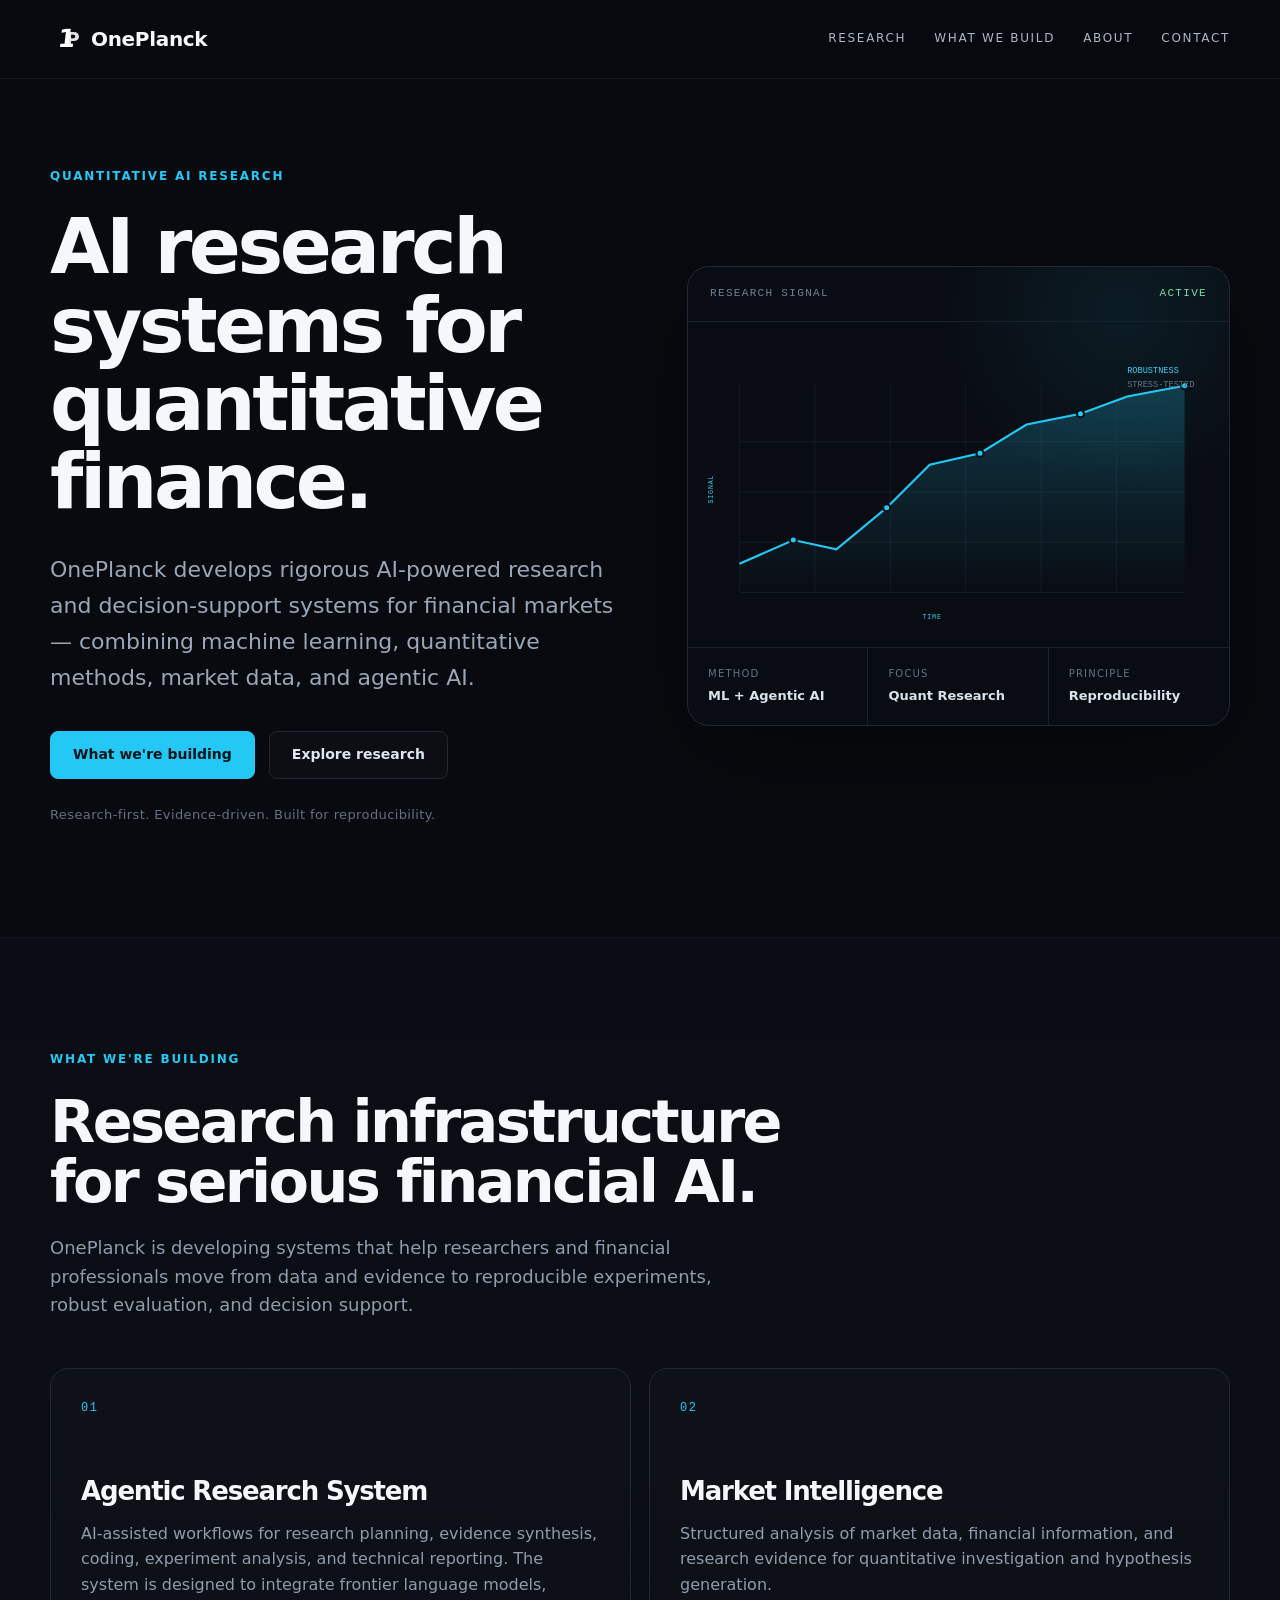
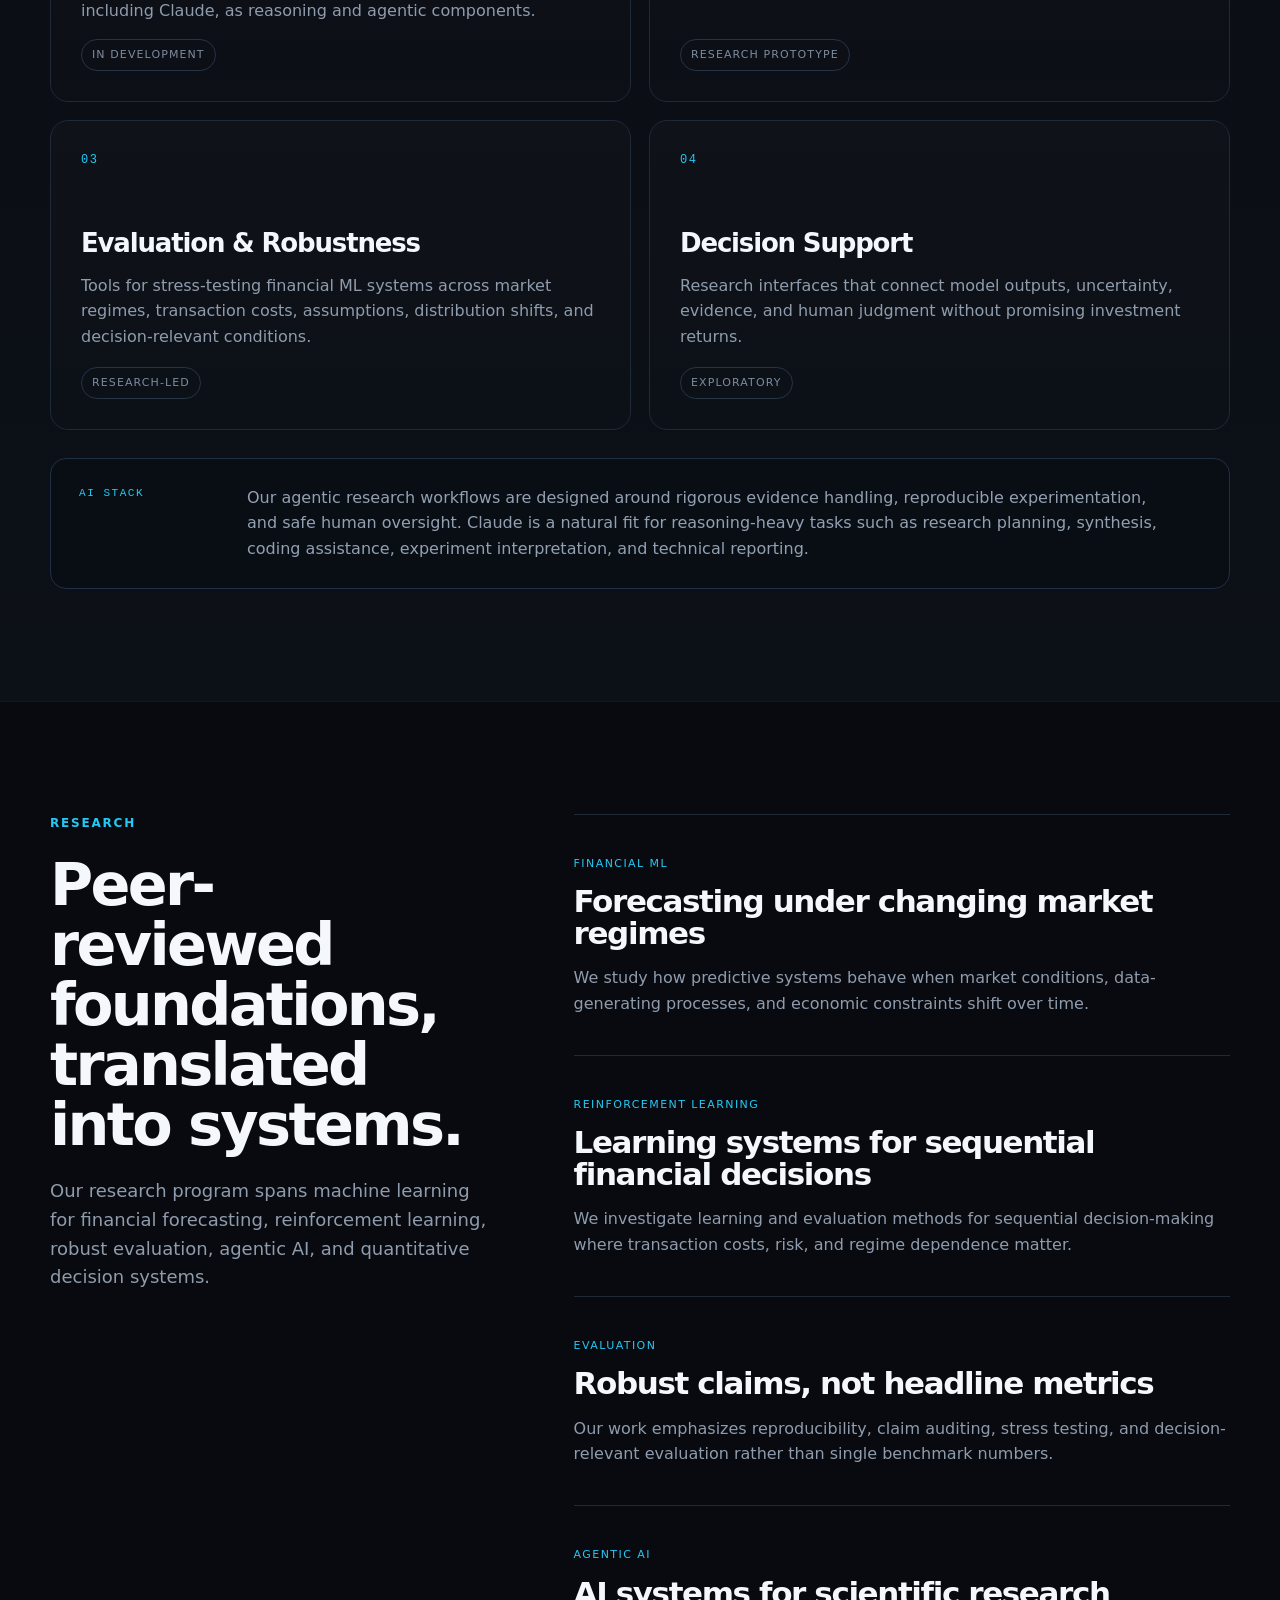
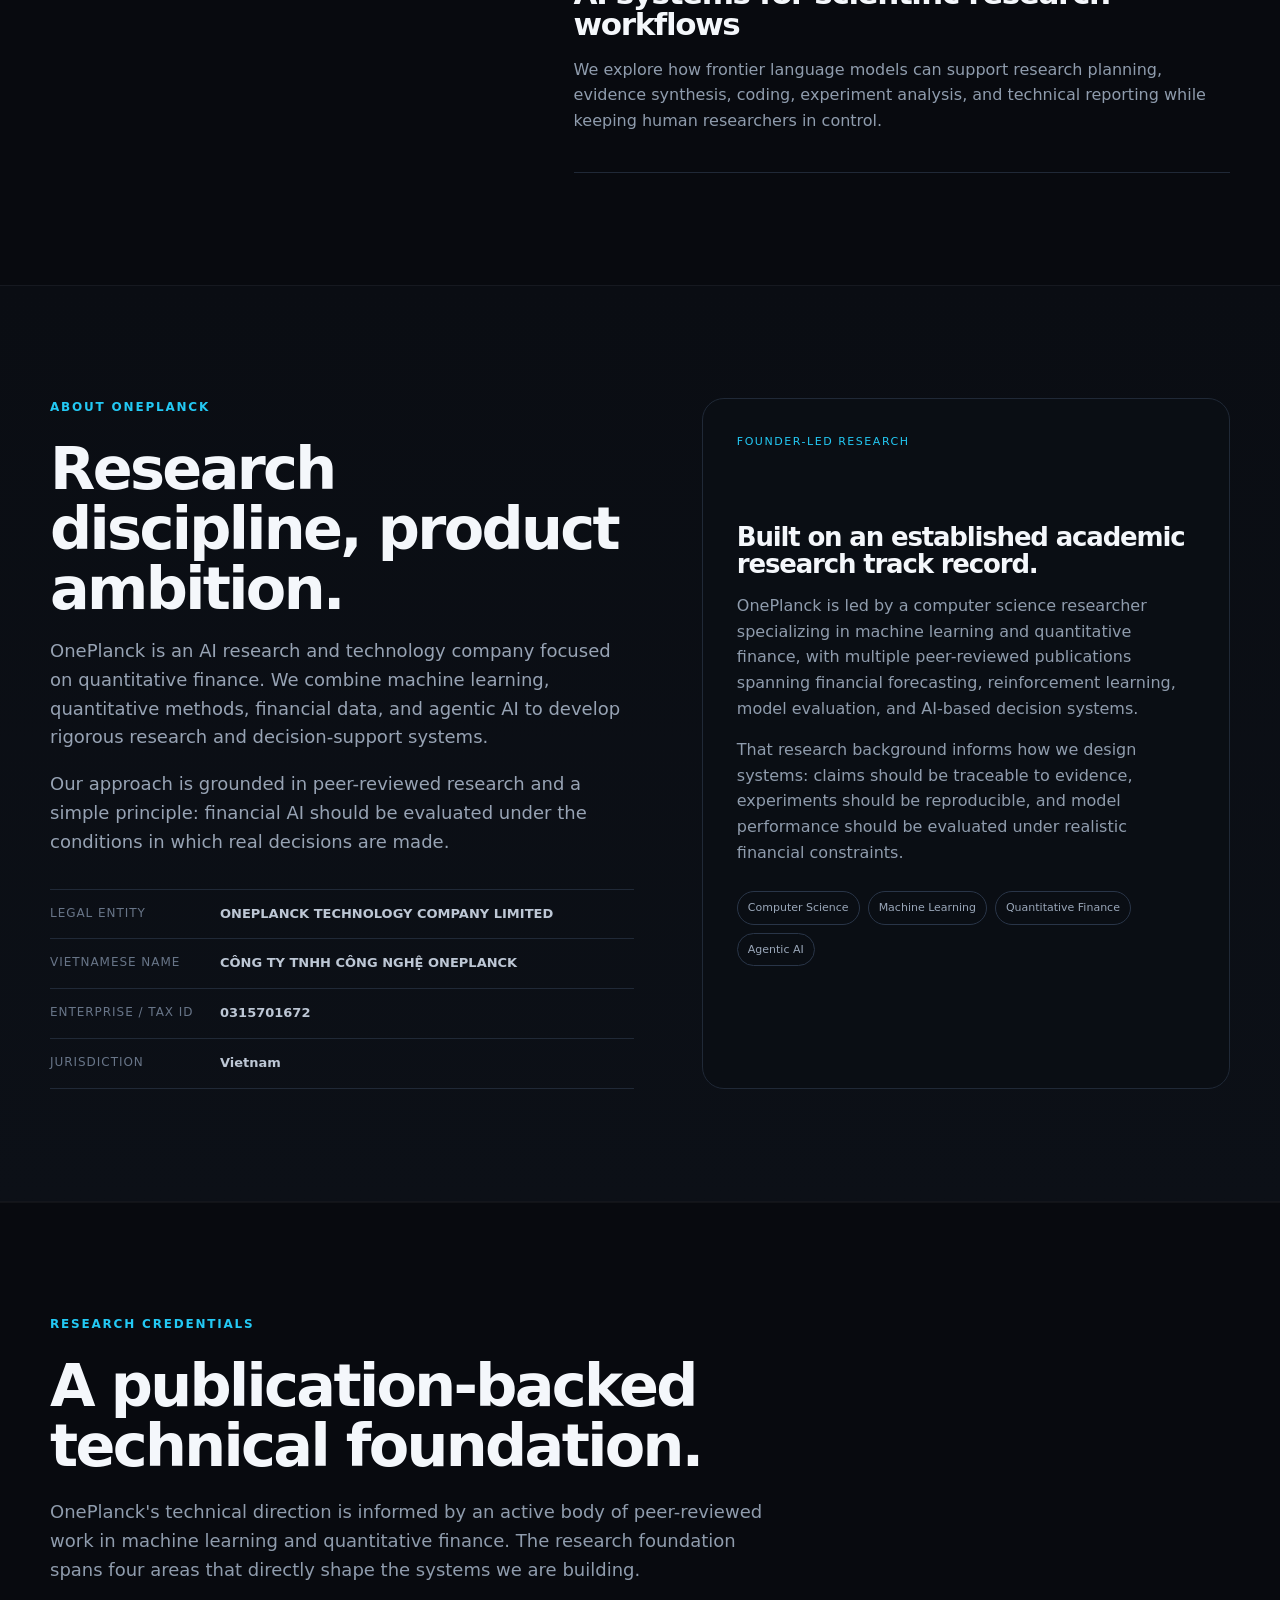
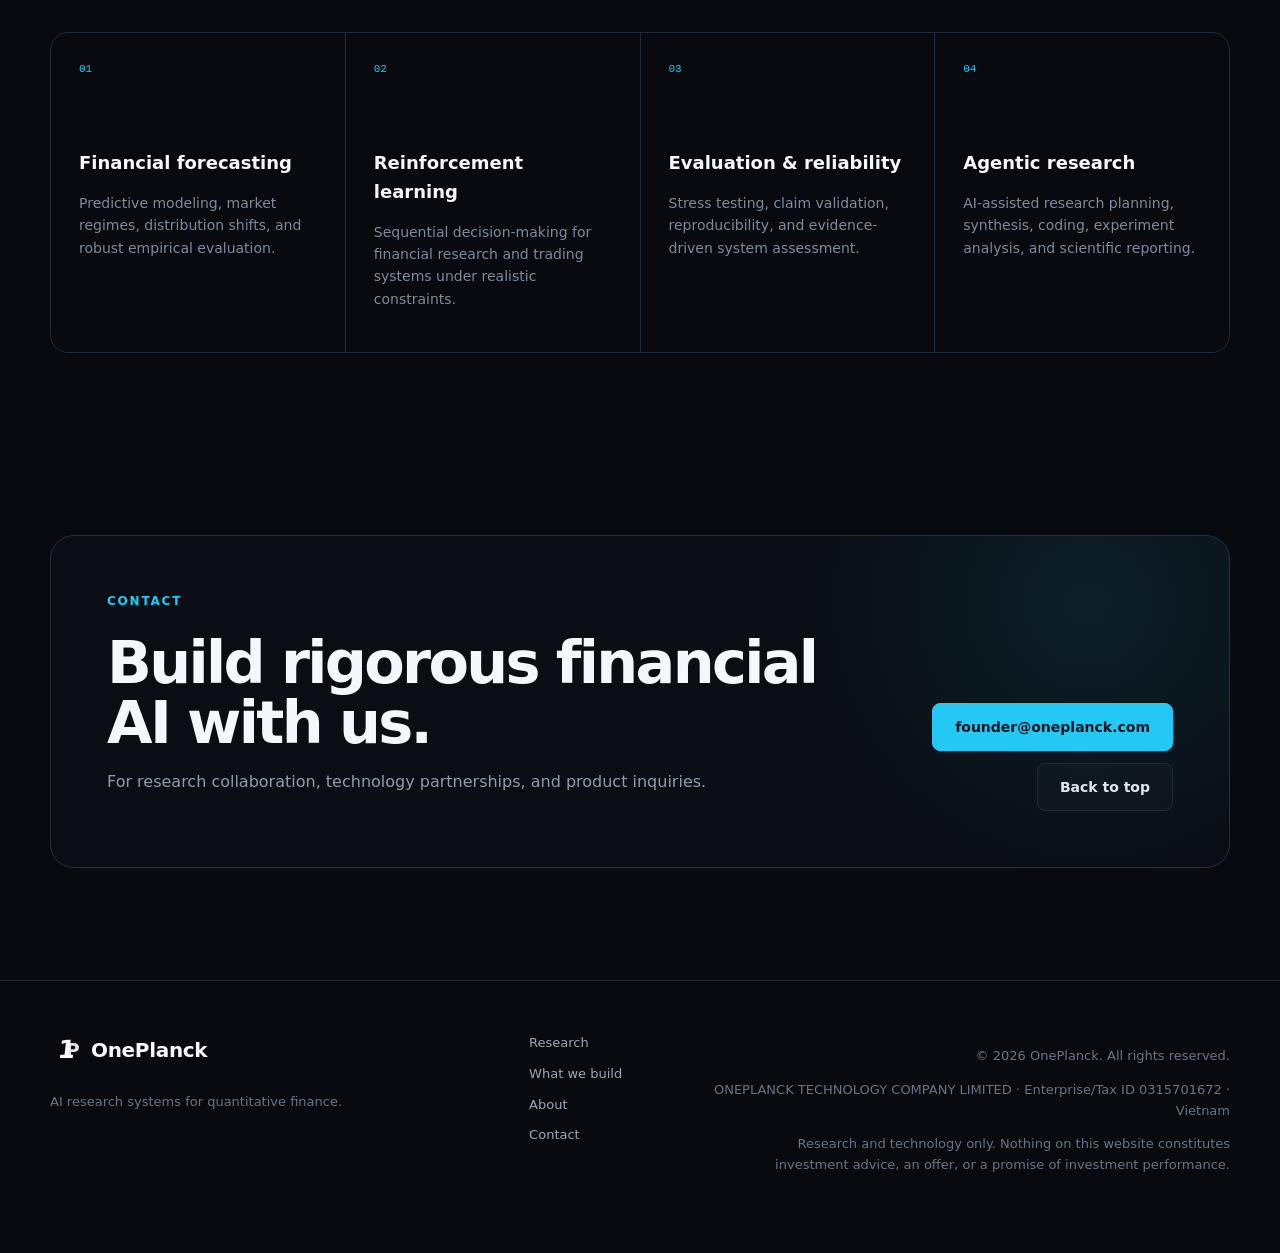
<file: index.html>
<!doctype html>
<html lang="en">
<head>
  <meta charset="utf-8" />
  <meta name="viewport" content="width=device-width, initial-scale=1" />
  <title>OnePlanck — AI Research Systems for Quantitative Finance</title>
  <meta name="description" content="OnePlanck builds rigorous AI-powered research and decision-support systems for quantitative finance, combining machine learning, market data, and agentic AI." />
  <meta name="robots" content="index,follow" />
  <meta name="theme-color" content="#080a0f" />
  <meta property="og:title" content="OnePlanck — AI for Quantitative Finance" />
  <meta property="og:description" content="AI-powered research and decision-support systems for financial markets, grounded in peer-reviewed research." />
  <meta property="og:type" content="website" />
  <meta property="og:url" content="https://oneplanck.com/" />
  <link rel="canonical" href="https://oneplanck.com/" />
  <link rel="icon" href="favicon.svg" type="image/svg+xml" />
  <link rel="stylesheet" href="styles.css" />
  <script defer src="script.js"></script>
  <script type="application/ld+json">
  {
    "@context": "https://schema.org",
    "@type": "Organization",
    "name": "OnePlanck",
    "legalName": "ONEPLANCK TECHNOLOGY COMPANY LIMITED",
    "alternateName": "CÔNG TY TNHH CÔNG NGHỆ ONEPLANCK",
    "url": "https://oneplanck.com/",
    "email": "founder@oneplanck.com",
    "taxID": "0315701672",
    "description": "AI research and technology company focused on quantitative finance, machine learning, and agentic AI."
  }
  </script>
</head>
<body>
  <a class="skip-link" href="#main">Skip to content</a>

  <header class="site-header" id="top">
    <div class="container nav-wrap">
      <a class="brand" href="#top" aria-label="OnePlanck home">
        <span class="brand-mark" aria-hidden="true"><span>1</span><span>P</span></span>
        <span class="brand-word">OnePlanck</span>
      </a>
      <button class="nav-toggle" aria-expanded="false" aria-controls="primary-nav" aria-label="Open navigation">
        <span></span><span></span><span></span>
      </button>
      <nav id="primary-nav" class="primary-nav" aria-label="Primary navigation">
        <a href="#research">Research</a>
        <a href="#building">What we build</a>
        <a href="#about">About</a>
        <a href="#contact">Contact</a>
      </nav>
    </div>
  </header>

  <main id="main">
    <section class="hero section">
      <div class="container hero-grid">
        <div class="hero-copy reveal">
          <div class="eyebrow">Quantitative AI Research</div>
          <h1>AI research systems for quantitative finance.</h1>
          <p class="hero-lede">OnePlanck develops rigorous AI-powered research and decision-support systems for financial markets — combining machine learning, quantitative methods, market data, and agentic AI.</p>
          <div class="hero-actions">
            <a class="button button-primary" href="#building">What we're building</a>
            <a class="button button-ghost" href="#research">Explore research</a>
          </div>
          <div class="hero-note">Research-first. Evidence-driven. Built for reproducibility.</div>
        </div>

        <div class="signal-panel reveal" aria-label="Abstract quantitative research visualization">
          <div class="panel-topline">
            <span>RESEARCH SIGNAL</span>
            <span class="status-dot">ACTIVE</span>
          </div>
          <svg class="signal-chart" viewBox="0 0 720 420" role="img" aria-label="Abstract research signal chart">
            <defs>
              <linearGradient id="area" x1="0" y1="0" x2="0" y2="1">
                <stop offset="0%" stop-color="#29d3ff" stop-opacity="0.22"/>
                <stop offset="100%" stop-color="#29d3ff" stop-opacity="0"/>
              </linearGradient>
            </defs>
            <g class="grid-lines">
              <line x1="55" y1="70" x2="55" y2="360"/>
              <line x1="55" y1="360" x2="675" y2="360"/>
              <line x1="55" y1="290" x2="675" y2="290"/>
              <line x1="55" y1="220" x2="675" y2="220"/>
              <line x1="55" y1="150" x2="675" y2="150"/>
              <line x1="160" y1="70" x2="160" y2="360"/>
              <line x1="265" y1="70" x2="265" y2="360"/>
              <line x1="370" y1="70" x2="370" y2="360"/>
              <line x1="475" y1="70" x2="475" y2="360"/>
              <line x1="580" y1="70" x2="580" y2="360"/>
            </g>
            <path class="signal-area" d="M55 320 L130 287 L190 300 L260 242 L320 182 L390 166 L455 126 L530 111 L595 87 L675 72 L675 360 L55 360 Z"/>
            <polyline class="signal-line" points="55,320 130,287 190,300 260,242 320,182 390,166 455,126 530,111 595,87 675,72"/>
            <g class="signal-points">
              <circle cx="130" cy="287" r="5"/>
              <circle cx="260" cy="242" r="5"/>
              <circle cx="390" cy="166" r="5"/>
              <circle cx="530" cy="111" r="5"/>
              <circle cx="675" cy="72" r="5"/>
            </g>
            <text x="595" y="55" class="chart-label">ROBUSTNESS</text>
            <text x="595" y="74" class="chart-label muted">STRESS-TESTED</text>
            <text x="310" y="397" class="axis-label">TIME</text>
            <text x="18" y="236" class="axis-label rotate">SIGNAL</text>
          </svg>
          <div class="panel-metrics">
            <div><span>Method</span><strong>ML + Agentic AI</strong></div>
            <div><span>Focus</span><strong>Quant Research</strong></div>
            <div><span>Principle</span><strong>Reproducibility</strong></div>
          </div>
        </div>
      </div>
    </section>

    <section id="building" class="section section-muted">
      <div class="container">
        <div class="section-heading reveal">
          <div class="eyebrow">What we're building</div>
          <h2>Research infrastructure for serious financial AI.</h2>
          <p>OnePlanck is developing systems that help researchers and financial professionals move from data and evidence to reproducible experiments, robust evaluation, and decision support.</p>
        </div>

        <div class="card-grid">
          <article class="feature-card reveal">
            <div class="card-index">01</div>
            <h3>Agentic Research System</h3>
            <p>AI-assisted workflows for research planning, evidence synthesis, coding, experiment analysis, and technical reporting. The system is designed to integrate frontier language models, including Claude, as reasoning and agentic components.</p>
            <span class="tag">In development</span>
          </article>
          <article class="feature-card reveal">
            <div class="card-index">02</div>
            <h3>Market Intelligence</h3>
            <p>Structured analysis of market data, financial information, and research evidence for quantitative investigation and hypothesis generation.</p>
            <span class="tag">Research prototype</span>
          </article>
          <article class="feature-card reveal">
            <div class="card-index">03</div>
            <h3>Evaluation &amp; Robustness</h3>
            <p>Tools for stress-testing financial ML systems across market regimes, transaction costs, assumptions, distribution shifts, and decision-relevant conditions.</p>
            <span class="tag">Research-led</span>
          </article>
          <article class="feature-card reveal">
            <div class="card-index">04</div>
            <h3>Decision Support</h3>
            <p>Research interfaces that connect model outputs, uncertainty, evidence, and human judgment without promising investment returns.</p>
            <span class="tag">Exploratory</span>
          </article>
        </div>

        <div class="claude-note reveal">
          <span class="claude-note-label">AI STACK</span>
          <p>Our agentic research workflows are designed around rigorous evidence handling, reproducible experimentation, and safe human oversight. Claude is a natural fit for reasoning-heavy tasks such as research planning, synthesis, coding assistance, experiment interpretation, and technical reporting.</p>
        </div>
      </div>
    </section>

    <section id="research" class="section">
      <div class="container research-layout">
        <div class="section-heading sticky-heading reveal">
          <div class="eyebrow">Research</div>
          <h2>Peer-reviewed foundations, translated into systems.</h2>
          <p>Our research program spans machine learning for financial forecasting, reinforcement learning, robust evaluation, agentic AI, and quantitative decision systems.</p>
        </div>

        <div class="research-list">
          <article class="research-item reveal">
            <span class="research-kicker">Financial ML</span>
            <h3>Forecasting under changing market regimes</h3>
            <p>We study how predictive systems behave when market conditions, data-generating processes, and economic constraints shift over time.</p>
          </article>
          <article class="research-item reveal">
            <span class="research-kicker">Reinforcement Learning</span>
            <h3>Learning systems for sequential financial decisions</h3>
            <p>We investigate learning and evaluation methods for sequential decision-making where transaction costs, risk, and regime dependence matter.</p>
          </article>
          <article class="research-item reveal">
            <span class="research-kicker">Evaluation</span>
            <h3>Robust claims, not headline metrics</h3>
            <p>Our work emphasizes reproducibility, claim auditing, stress testing, and decision-relevant evaluation rather than single benchmark numbers.</p>
          </article>
          <article class="research-item reveal">
            <span class="research-kicker">Agentic AI</span>
            <h3>AI systems for scientific research workflows</h3>
            <p>We explore how frontier language models can support research planning, evidence synthesis, coding, experiment analysis, and technical reporting while keeping human researchers in control.</p>
          </article>
        </div>
      </div>
    </section>

    <section id="about" class="section section-muted">
      <div class="container about-grid">
        <div class="about-copy reveal">
          <div class="eyebrow">About OnePlanck</div>
          <h2>Research discipline, product ambition.</h2>
          <p>OnePlanck is an AI research and technology company focused on quantitative finance. We combine machine learning, quantitative methods, financial data, and agentic AI to develop rigorous research and decision-support systems.</p>
          <p>Our approach is grounded in peer-reviewed research and a simple principle: financial AI should be evaluated under the conditions in which real decisions are made.</p>

          <div class="company-meta" aria-label="Company information">
            <div class="company-meta-row"><span>Legal entity</span><strong>ONEPLANCK TECHNOLOGY COMPANY LIMITED</strong></div>
            <div class="company-meta-row"><span>Vietnamese name</span><strong>CÔNG TY TNHH CÔNG NGHỆ ONEPLANCK</strong></div>
            <div class="company-meta-row"><span>Enterprise / Tax ID</span><strong>0315701672</strong></div>
            <div class="company-meta-row"><span>Jurisdiction</span><strong>Vietnam</strong></div>
          </div>
        </div>

        <aside class="founder-card reveal">
          <div class="founder-label">FOUNDER-LED RESEARCH</div>
          <h3>Built on an established academic research track record.</h3>
          <p>OnePlanck is led by a computer science researcher specializing in machine learning and quantitative finance, with multiple peer-reviewed publications spanning financial forecasting, reinforcement learning, model evaluation, and AI-based decision systems.</p>
          <p class="founder-detail">That research background informs how we design systems: claims should be traceable to evidence, experiments should be reproducible, and model performance should be evaluated under realistic financial constraints.</p>
          <div class="founder-meta">
            <span>Computer Science</span>
            <span>Machine Learning</span>
            <span>Quantitative Finance</span>
            <span>Agentic AI</span>
          </div>
        </aside>
      </div>
    </section>

    <section class="section credentials-section">
      <div class="container">
        <div class="section-heading reveal">
          <div class="eyebrow">Research credentials</div>
          <h2>A publication-backed technical foundation.</h2>
          <p>OnePlanck's technical direction is informed by an active body of peer-reviewed work in machine learning and quantitative finance. The research foundation spans four areas that directly shape the systems we are building.</p>
        </div>

        <div class="credentials-grid">
          <div class="credential reveal">
            <span class="credential-number">01</span>
            <strong>Financial forecasting</strong>
            <p>Predictive modeling, market regimes, distribution shifts, and robust empirical evaluation.</p>
          </div>
          <div class="credential reveal">
            <span class="credential-number">02</span>
            <strong>Reinforcement learning</strong>
            <p>Sequential decision-making for financial research and trading systems under realistic constraints.</p>
          </div>
          <div class="credential reveal">
            <span class="credential-number">03</span>
            <strong>Evaluation &amp; reliability</strong>
            <p>Stress testing, claim validation, reproducibility, and evidence-driven system assessment.</p>
          </div>
          <div class="credential reveal">
            <span class="credential-number">04</span>
            <strong>Agentic research</strong>
            <p>AI-assisted research planning, synthesis, coding, experiment analysis, and scientific reporting.</p>
          </div>
        </div>
      </div>
    </section>

    <section id="contact" class="section contact-section">
      <div class="container contact-box reveal">
        <div>
          <div class="eyebrow">Contact</div>
          <h2>Build rigorous financial AI with us.</h2>
          <p>For research collaboration, technology partnerships, and product inquiries.</p>
        </div>
        <div class="contact-actions">
          <a class="button button-primary" href="mailto:founder@oneplanck.com">founder@oneplanck.com</a>
          <a class="button button-ghost" href="#top">Back to top</a>
        </div>
      </div>
    </section>
  </main>

  <footer class="site-footer">
    <div class="container footer-grid">
      <div>
        <div class="brand footer-brand">
          <span class="brand-mark" aria-hidden="true"><span>1</span><span>P</span></span>
          <span class="brand-word">OnePlanck</span>
        </div>
        <p>AI research systems for quantitative finance.</p>
      </div>
      <div class="footer-links">
        <a href="#research">Research</a>
        <a href="#building">What we build</a>
        <a href="#about">About</a>
        <a href="#contact">Contact</a>
      </div>
      <div class="footer-legal">
        <p>© <span id="year"></span> OnePlanck. All rights reserved.</p>
        <p>ONEPLANCK TECHNOLOGY COMPANY LIMITED · Enterprise/Tax ID 0315701672 · Vietnam</p>
        <p class="disclaimer">Research and technology only. Nothing on this website constitutes investment advice, an offer, or a promise of investment performance.</p>
      </div>
    </div>
  </footer>
</body>
</html>
</file>
<file: styles.css>
:root {
  --bg: #080a0f;
  --bg-soft: #0d1118;
  --panel: #10151e;
  --panel-2: #0b0f15;
  --text: #f4f7fb;
  --muted: #8e9aab;
  --muted-2: #647083;
  --line: #202937;
  --accent: #23c9f4;
  --accent-soft: rgba(35, 201, 244, 0.12);
  --max: 1180px;
  --radius: 22px;
}

* { box-sizing: border-box; }
html { scroll-behavior: smooth; }
body {
  margin: 0;
  font-family: Inter, ui-sans-serif, system-ui, -apple-system, BlinkMacSystemFont, "Segoe UI", sans-serif;
  background: var(--bg);
  color: var(--text);
  line-height: 1.6;
  -webkit-font-smoothing: antialiased;
}
a { color: inherit; text-decoration: none; }
button, input, textarea { font: inherit; }
.container { width: min(var(--max), calc(100% - 40px)); margin: 0 auto; }
.section { padding: 112px 0; }
.section-muted { background: linear-gradient(180deg, #0a0d13, #0c1017); border-block: 1px solid rgba(255,255,255,.04); }
.skip-link { position: fixed; left: 16px; top: -60px; z-index: 999; padding: 10px 14px; background: #fff; color: #000; border-radius: 8px; }
.skip-link:focus { top: 16px; }

.site-header {
  position: sticky;
  top: 0;
  z-index: 50;
  background: rgba(8,10,15,.86);
  backdrop-filter: blur(18px);
  border-bottom: 1px solid rgba(255,255,255,.07);
}
.nav-wrap { min-height: 78px; display: flex; align-items: center; justify-content: space-between; gap: 24px; }
.brand { display: inline-flex; align-items: center; gap: 11px; font-weight: 650; letter-spacing: -.02em; }
.brand-mark { width: 30px; height: 34px; display: inline-flex; align-items: center; justify-content: center; position: relative; color: #fff; font-weight: 800; letter-spacing: -.35em; overflow: hidden; }
.brand-mark span:first-child { transform: translateX(3px) skewX(-7deg); font-size: 25px; }
.brand-mark span:last-child { transform: translateX(-1px); font-size: 19px; opacity: .88; }
.brand-word { font-size: 20px; }
.primary-nav { display: flex; align-items: center; gap: 28px; }
.primary-nav a { color: #aeb7c5; text-transform: uppercase; font-size: 12px; letter-spacing: .14em; transition: .2s ease; }
.primary-nav a:hover { color: #fff; }
.nav-toggle { display: none; background: none; border: 0; padding: 8px; }
.nav-toggle span { display: block; width: 24px; height: 2px; margin: 5px 0; background: #fff; }

.hero { padding-top: 88px; min-height: calc(100vh - 78px); display: flex; align-items: center; }
.hero-grid { display: grid; grid-template-columns: 1.02fr .98fr; gap: 72px; align-items: center; }
.eyebrow { color: var(--accent); text-transform: uppercase; letter-spacing: .15em; font-size: 12px; font-weight: 700; margin-bottom: 22px; }
h1, h2, h3 { margin: 0; line-height: 1.02; letter-spacing: -.045em; }
h1 { font-size: clamp(56px, 6vw, 92px); max-width: 850px; }
h2 { font-size: clamp(40px, 4.6vw, 66px); }
h3 { font-size: 26px; }
.hero-lede { max-width: 680px; margin: 30px 0 0; color: #9ba7b8; font-size: clamp(18px, 2vw, 22px); line-height: 1.65; }
.hero-actions { display: flex; flex-wrap: wrap; gap: 14px; margin-top: 34px; }
.button { display: inline-flex; align-items: center; justify-content: center; min-height: 48px; padding: 0 22px; border: 1px solid var(--line); border-radius: 8px; font-weight: 700; font-size: 14px; transition: .2s ease; }
.button-primary { color: #00141b; background: var(--accent); border-color: var(--accent); }
.button-primary:hover { transform: translateY(-2px); box-shadow: 0 12px 30px rgba(35,201,244,.14); }
.button-ghost { color: #dfe6ef; background: rgba(255,255,255,.015); }
.button-ghost:hover { border-color: #44536a; background: rgba(255,255,255,.035); }
.hero-note { margin-top: 26px; font-size: 13px; color: #647083; letter-spacing: .03em; }

.signal-panel { border: 1px solid #1f2a39; background: radial-gradient(circle at 80% 10%, rgba(35,201,244,.08), transparent 30%), #090d13; border-radius: var(--radius); overflow: hidden; box-shadow: 0 28px 100px rgba(0,0,0,.35); }
.panel-topline { display: flex; justify-content: space-between; align-items: center; padding: 18px 22px; border-bottom: 1px solid #192230; font-family: ui-monospace, SFMono-Regular, Menlo, Monaco, Consolas, monospace; font-size: 11px; letter-spacing: .12em; color: #728096; }
.status-dot { color: #74e0a7; }
.signal-chart { width: 100%; height: auto; display: block; padding: 12px; }
.grid-lines line { stroke: #172130; stroke-width: 1; }
.signal-area { fill: url(#area); }
.signal-line { fill: none; stroke: var(--accent); stroke-width: 3; }
.signal-points circle { fill: var(--accent); stroke: #001218; stroke-width: 3; }
.chart-label, .axis-label { fill: #38d2f4; font-family: ui-monospace, monospace; font-size: 12px; }
.chart-label.muted { fill: #637286; }
.axis-label { font-size: 9px; letter-spacing: .14em; }
.rotate { transform: rotate(-90deg); transform-origin: 18px 236px; }
.panel-metrics { display: grid; grid-template-columns: repeat(3,1fr); border-top: 1px solid #192230; }
.panel-metrics > div { padding: 18px 20px; border-right: 1px solid #192230; }
.panel-metrics > div:last-child { border-right: 0; }
.panel-metrics span { display: block; color: #657286; text-transform: uppercase; font-size: 10px; letter-spacing: .12em; }
.panel-metrics strong { display: block; margin-top: 4px; font-size: 13px; color: #d9e3ef; }

.section-heading { max-width: 760px; margin-bottom: 48px; }
.section-heading p { color: #8f9cad; font-size: 18px; margin-top: 22px; max-width: 720px; }
.card-grid { display: grid; grid-template-columns: repeat(2,1fr); gap: 18px; }
.feature-card { min-height: 310px; padding: 30px; border: 1px solid var(--line); background: linear-gradient(180deg, rgba(255,255,255,.016), rgba(255,255,255,.005)); border-radius: 18px; display: flex; flex-direction: column; }
.card-index { font-family: ui-monospace, monospace; color: var(--accent); font-size: 12px; letter-spacing: .12em; margin-bottom: 60px; }
.feature-card p { color: #8f9cad; max-width: 530px; }
.tag { margin-top: auto; width: fit-content; padding: 6px 10px; border: 1px solid #263344; border-radius: 999px; color: #7d8b9f; font-size: 11px; text-transform: uppercase; letter-spacing: .1em; }

.research-layout { display: grid; grid-template-columns: .8fr 1.2fr; gap: 86px; align-items: start; }
.sticky-heading { position: sticky; top: 124px; }
.research-list { border-top: 1px solid var(--line); }
.research-item { padding: 34px 0 38px; border-bottom: 1px solid var(--line); }
.research-kicker { color: var(--accent); text-transform: uppercase; font-size: 11px; letter-spacing: .13em; }
.research-item h3 { margin-top: 12px; font-size: 31px; }
.research-item p { color: #8f9cad; margin-bottom: 0; max-width: 680px; }

.about-grid { display: grid; grid-template-columns: 1.05fr .95fr; gap: 68px; align-items: stretch; }
.about-copy p { color: #97a3b4; font-size: 18px; max-width: 700px; }
.founder-card { border: 1px solid var(--line); border-radius: var(--radius); background: #0a0e14; padding: 34px; }
.founder-label { font-size: 11px; letter-spacing: .14em; color: var(--accent); margin-bottom: 74px; }
.founder-card p { color: #8f9cad; }
.founder-meta { display: flex; flex-wrap: wrap; gap: 8px; margin-top: 26px; }
.founder-meta span { border: 1px solid #293548; border-radius: 999px; padding: 7px 10px; font-size: 11px; color: #9aa7b9; }

.credentials-section { border-top: 1px solid rgba(255,255,255,.04); }
.credentials-grid { display: grid; grid-template-columns: repeat(4,1fr); gap: 1px; background: var(--line); border: 1px solid var(--line); border-radius: 18px; overflow: hidden; }
.credential { background: var(--bg); padding: 28px; min-height: 230px; }
.credential-number { display: block; color: var(--accent); font-family: ui-monospace, monospace; font-size: 11px; margin-bottom: 70px; }
.credential strong { display: block; font-size: 18px; }
.credential p { color: #7e8b9e; font-size: 14px; }

.contact-section { padding-top: 70px; }
.contact-box { display: flex; align-items: end; justify-content: space-between; gap: 40px; padding: 56px; border: 1px solid #233044; border-radius: 24px; background: radial-gradient(circle at 88% 20%, rgba(35,201,244,.09), transparent 26%), #0a0e14; }
.contact-box p { color: #8f9cad; }
.contact-actions { display: flex; gap: 12px; flex-wrap: wrap; justify-content: flex-end; }

.site-footer { padding: 52px 0 64px; border-top: 1px solid #1a2230; }
.footer-grid { display: grid; grid-template-columns: 1fr auto 1.3fr; gap: 50px; align-items: start; }
.footer-brand { margin-bottom: 12px; }
.site-footer p { color: #687588; font-size: 13px; }
.footer-links { display: grid; gap: 10px; font-size: 13px; color: #9ba7b8; }
.footer-links a:hover { color: #fff; }
.footer-legal { text-align: right; }
.disclaimer { max-width: 480px; margin-left: auto; }

.reveal { opacity: 0; transform: translateY(18px); transition: opacity .65s ease, transform .65s ease; }
.reveal.visible { opacity: 1; transform: translateY(0); }

@media (max-width: 980px) {
  .hero-grid, .research-layout, .about-grid { grid-template-columns: 1fr; gap: 54px; }
  .hero { min-height: auto; }
  .sticky-heading { position: static; }
  .credentials-grid { grid-template-columns: repeat(2,1fr); }
  .contact-box { align-items: flex-start; flex-direction: column; }
  .contact-actions { justify-content: flex-start; }
  .footer-grid { grid-template-columns: 1fr 1fr; }
  .footer-legal { grid-column: 1 / -1; text-align: left; }
  .disclaimer { margin-left: 0; }
}

@media (max-width: 760px) {
  .container { width: min(100% - 28px, var(--max)); }
  .section { padding: 82px 0; }
  .primary-nav { position: absolute; left: 14px; right: 14px; top: 68px; display: none; flex-direction: column; align-items: stretch; gap: 0; padding: 10px; border: 1px solid var(--line); background: #0a0e14; border-radius: 14px; }
  .primary-nav.open { display: flex; }
  .primary-nav a { padding: 14px 12px; border-bottom: 1px solid rgba(255,255,255,.05); }
  .primary-nav a:last-child { border-bottom: 0; }
  .nav-toggle { display: block; }
  .hero { padding-top: 54px; }
  h1 { font-size: clamp(48px, 15vw, 68px); }
  h2 { font-size: clamp(36px, 11vw, 50px); }
  .hero-lede { font-size: 17px; }
  .card-grid { grid-template-columns: 1fr; }
  .feature-card { min-height: 270px; }
  .panel-metrics { grid-template-columns: 1fr; }
  .panel-metrics > div { border-right: 0; border-bottom: 1px solid #192230; }
  .panel-metrics > div:last-child { border-bottom: 0; }
  .credentials-grid { grid-template-columns: 1fr; }
  .credential { min-height: 190px; }
  .credential-number { margin-bottom: 48px; }
  .contact-box { padding: 34px 24px; }
  .footer-grid { grid-template-columns: 1fr; gap: 28px; }
}

@media (prefers-reduced-motion: reduce) {
  html { scroll-behavior: auto; }
  .reveal { opacity: 1; transform: none; transition: none; }
}

/* Final company and startup-program readiness refinements */
.claude-note {
  margin-top: 28px;
  display: grid;
  grid-template-columns: 140px 1fr;
  gap: 28px;
  align-items: start;
  padding: 26px 28px;
  border: 1px solid #203044;
  border-radius: 16px;
  background: rgba(9, 14, 21, .75);
}
.claude-note-label {
  color: var(--accent);
  font-family: ui-monospace, SFMono-Regular, Menlo, Consolas, monospace;
  font-size: 11px;
  letter-spacing: .14em;
}
.claude-note p { margin: 0; color: #93a0b2; max-width: 920px; }

.company-meta {
  margin-top: 32px;
  border-top: 1px solid var(--line);
}
.company-meta-row {
  display: grid;
  grid-template-columns: 150px 1fr;
  gap: 20px;
  padding: 14px 0;
  border-bottom: 1px solid var(--line);
}
.company-meta-row span {
  color: #687588;
  font-size: 12px;
  text-transform: uppercase;
  letter-spacing: .08em;
}
.company-meta-row strong {
  color: #bdc7d5;
  font-size: 13px;
  font-weight: 600;
}
.founder-detail { margin-top: 16px; }

@media (max-width: 760px) {
  .claude-note { grid-template-columns: 1fr; gap: 10px; padding: 22px; }
  .company-meta-row { grid-template-columns: 1fr; gap: 6px; }
}
</file>
